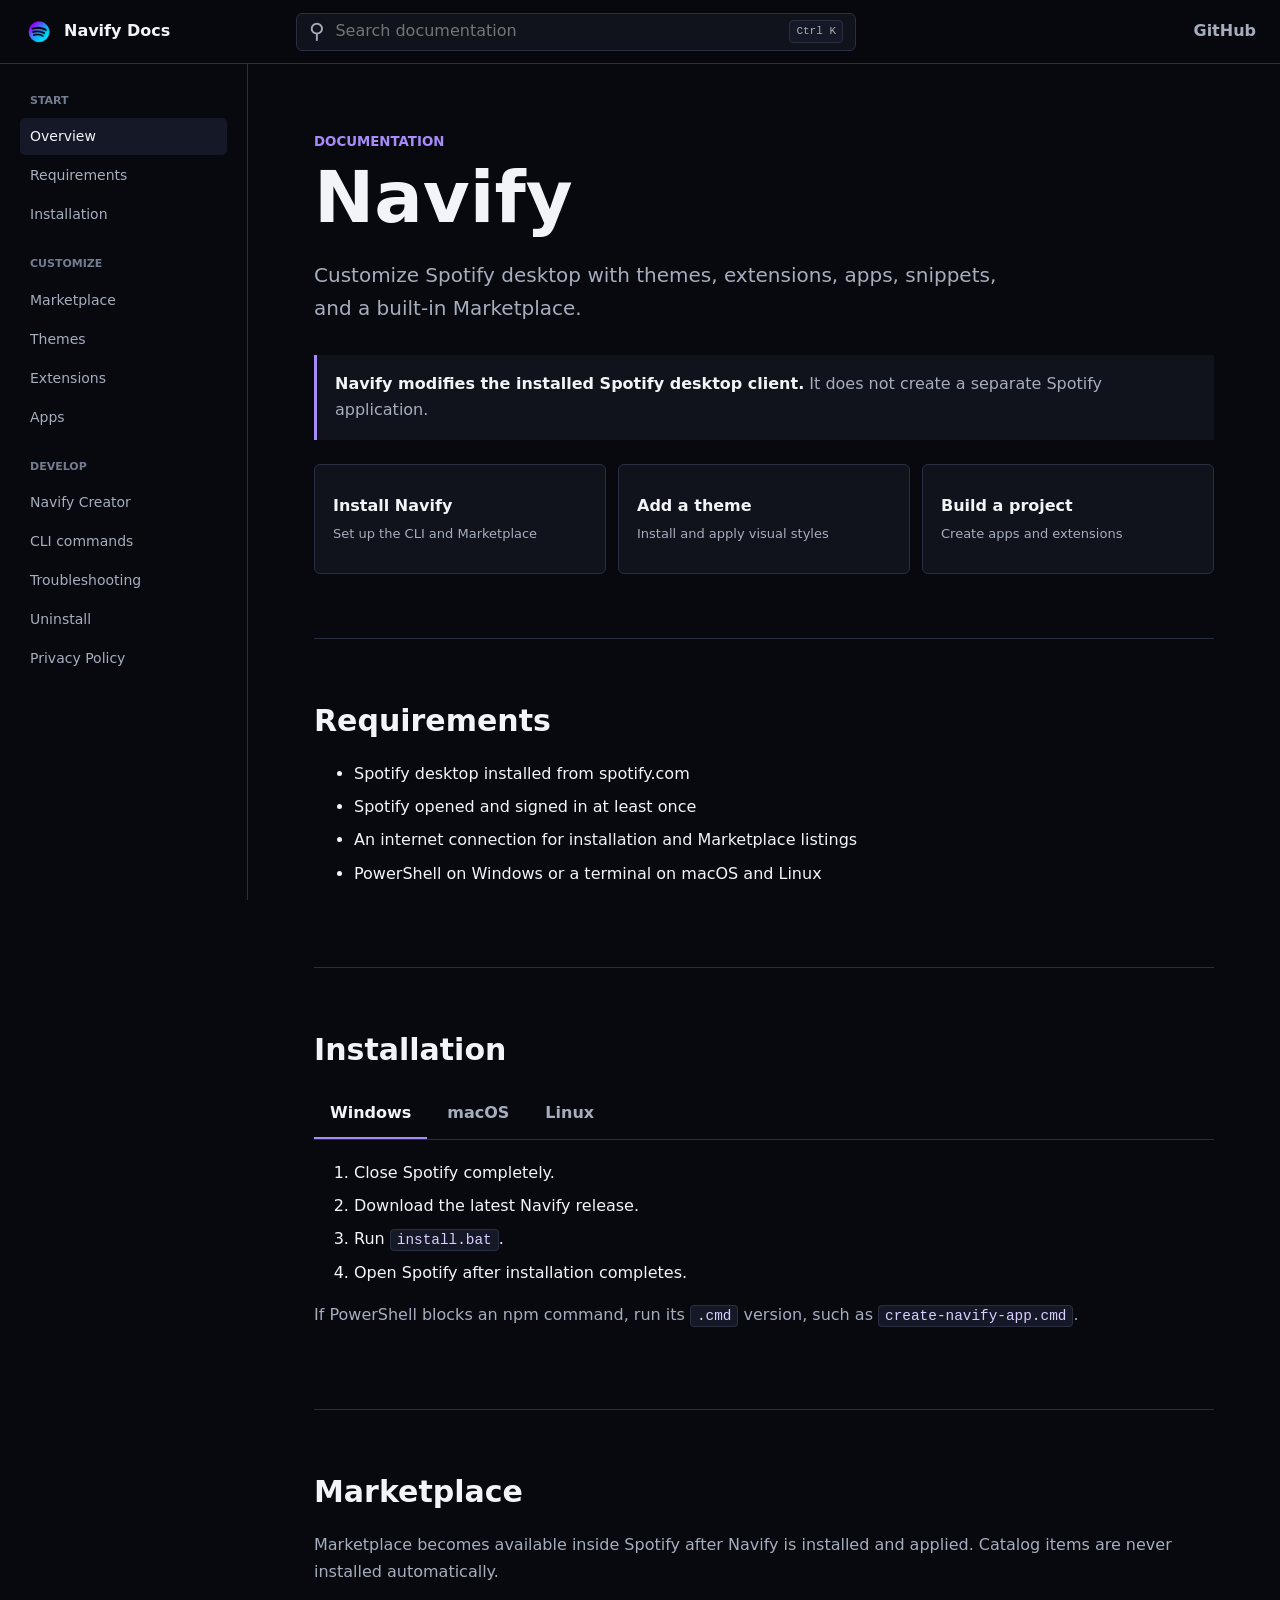
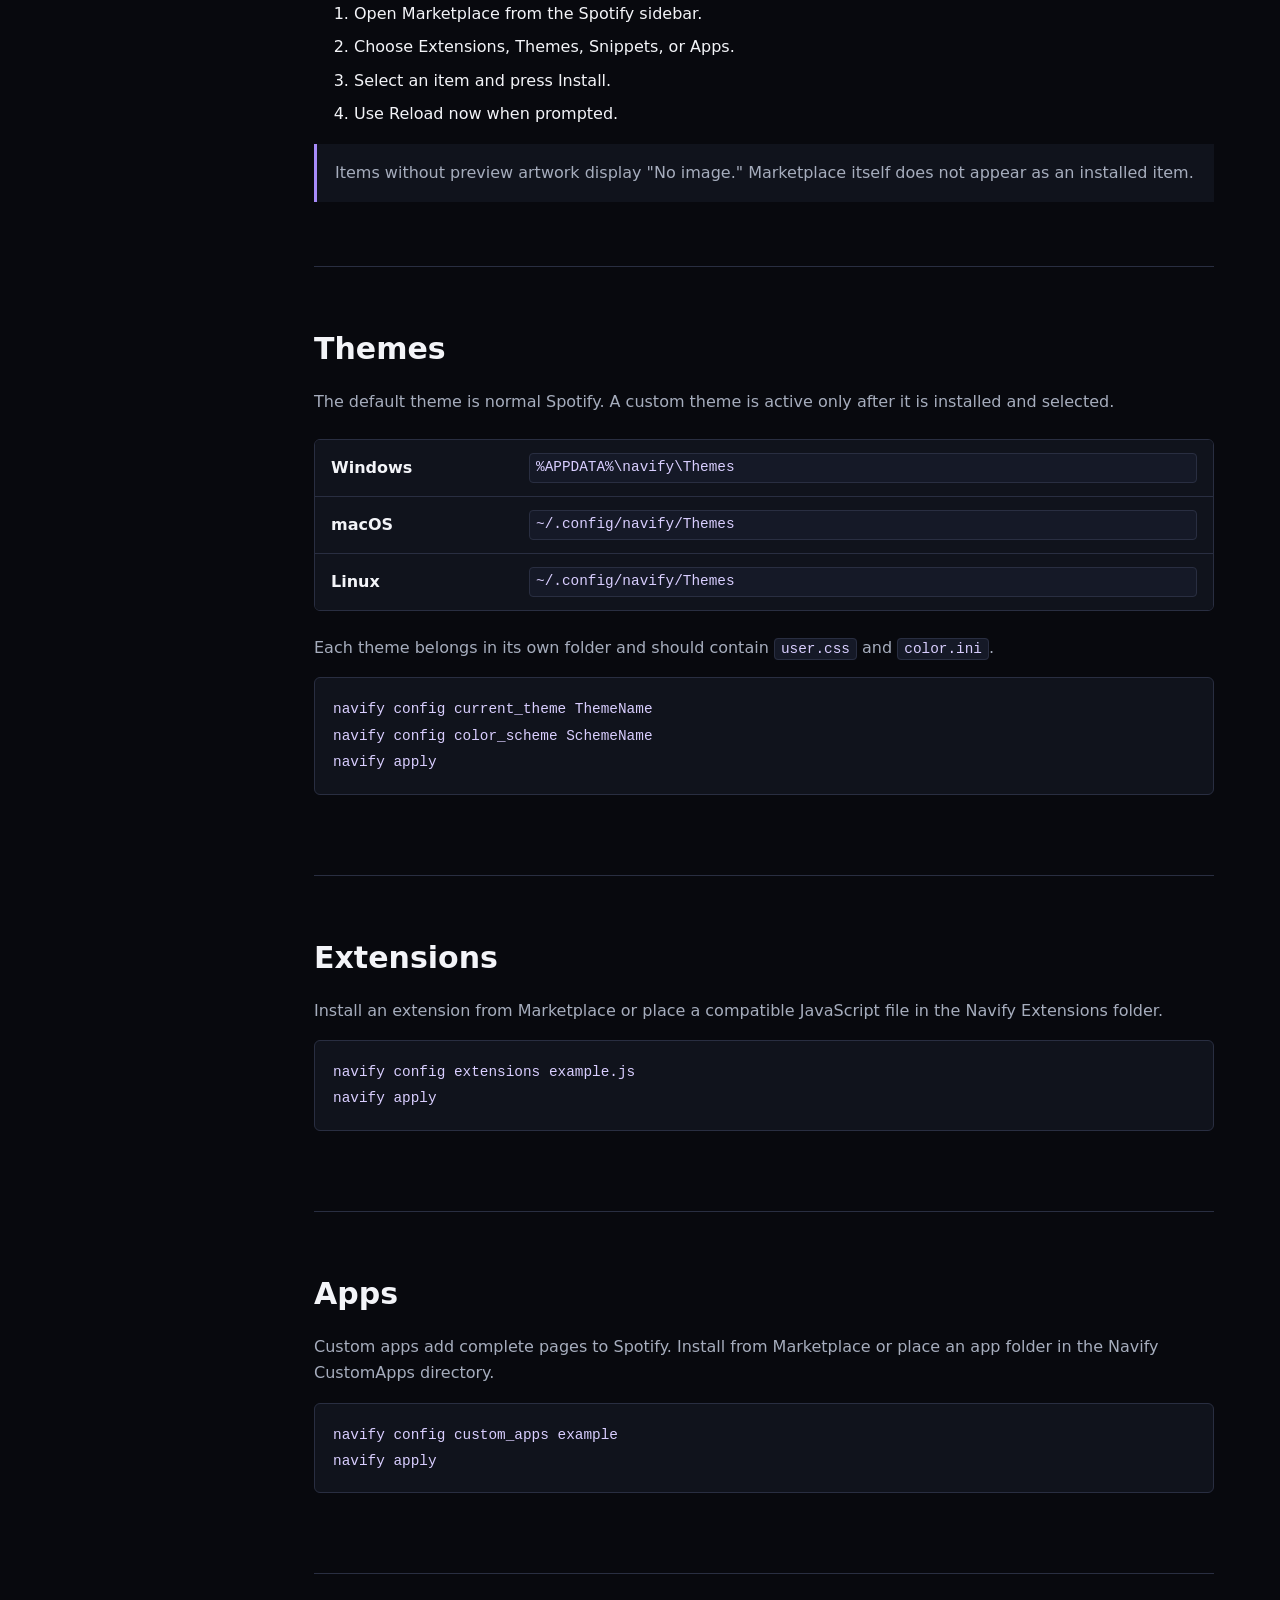
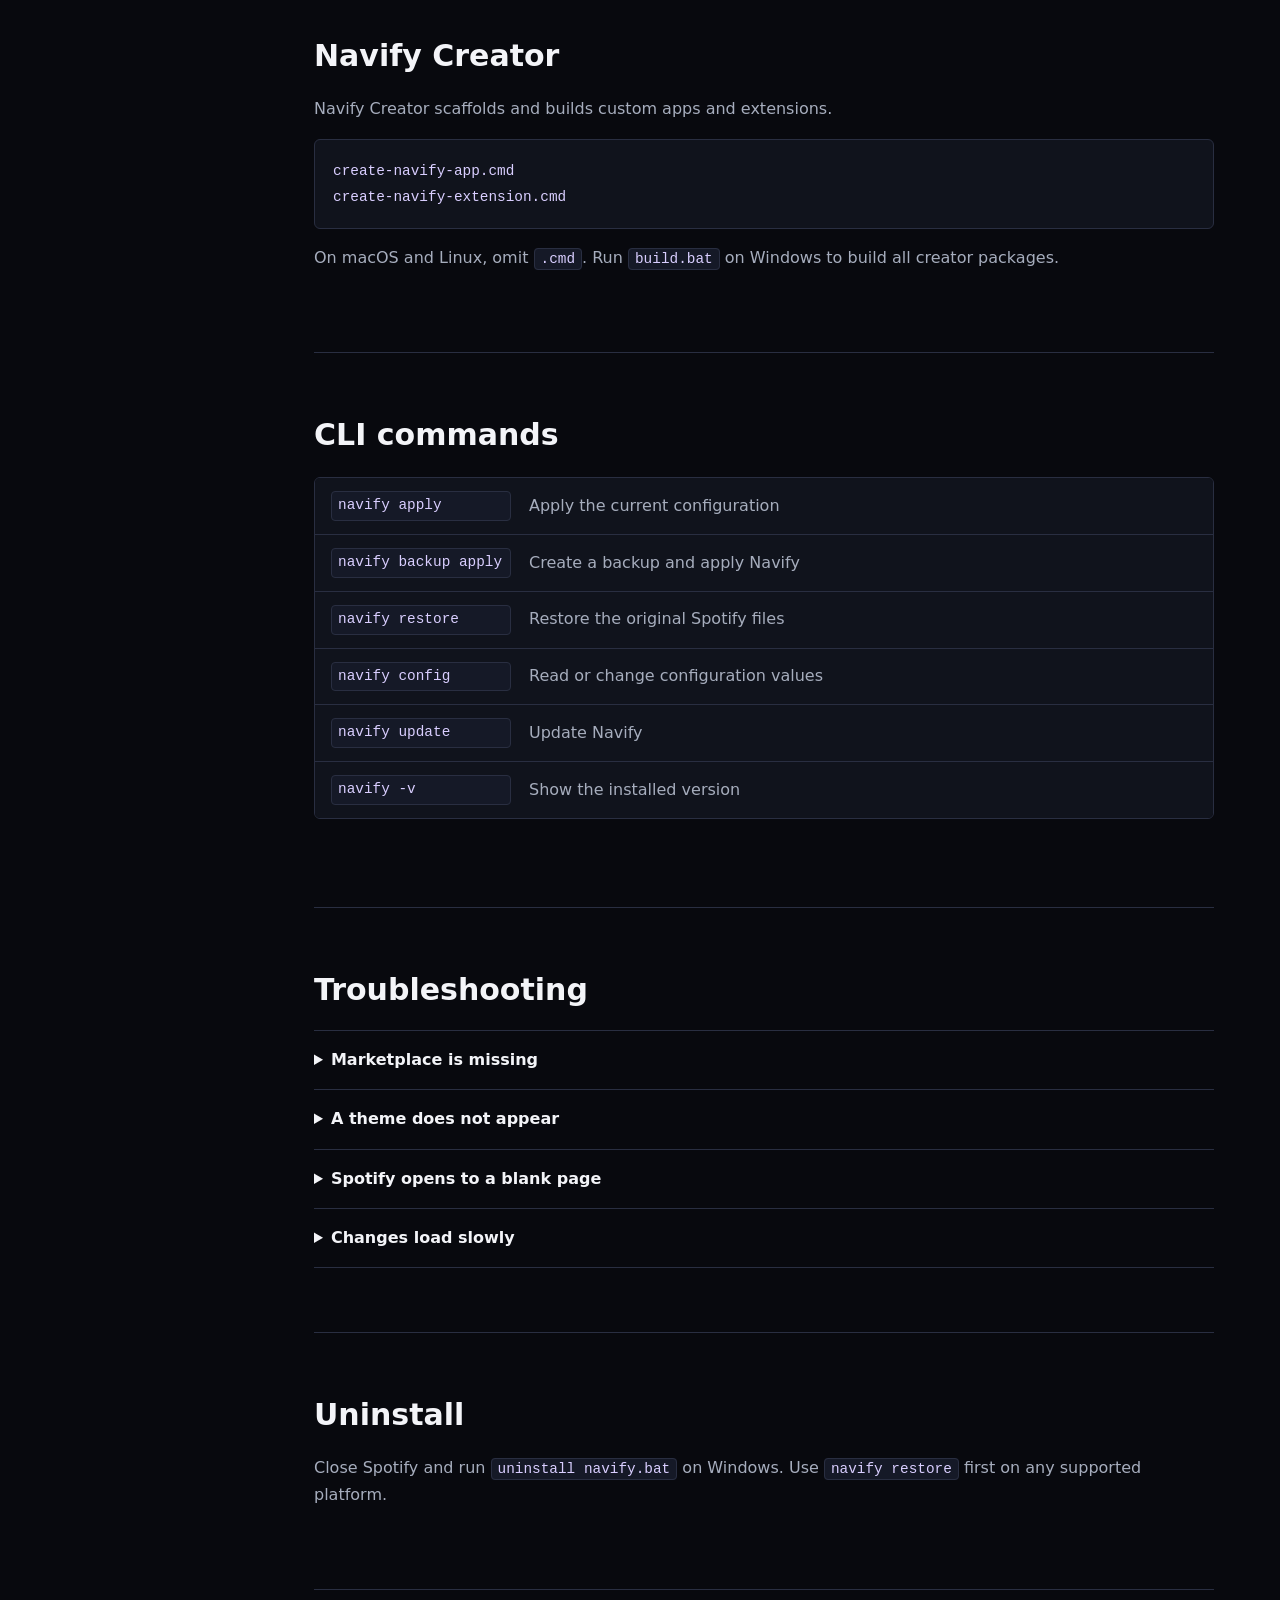
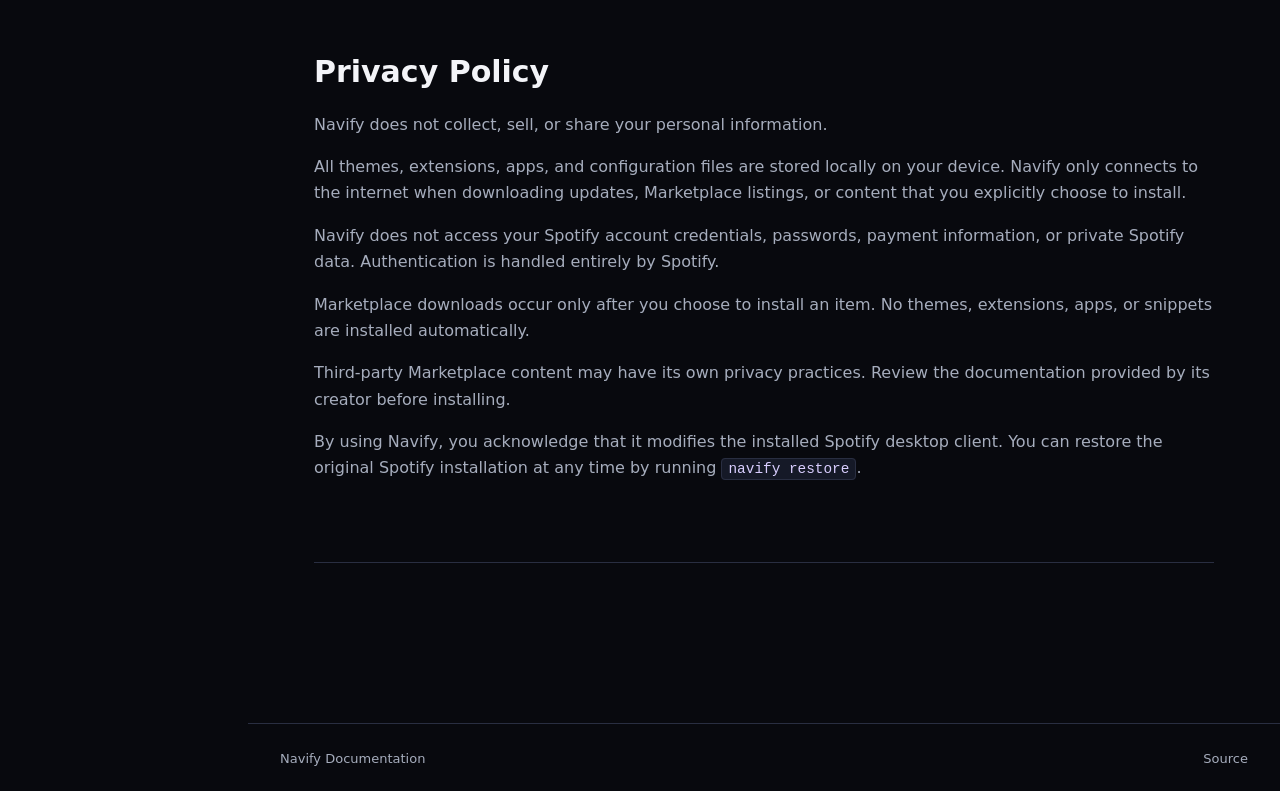
<file: site/index.html>
<!doctype html> <html lang="en"> <head> <meta charset="UTF-8"> <meta name="viewport" content="width=device-width, initial-scale=1"> <meta name="description" content="Official Navify documentation"> <meta name="theme-color" content="#08090e"> <title>Navify Docs</title> <link rel="icon" href="assets/logo.png"> <link rel="stylesheet" href="styles.css"> <script src="script.js" defer></script> </head> <body> <header> <button id="menu" aria-label="Open navigation" aria-expanded="false">&#9776;</button> <a class="brand" href="#overview"> <img src="assets/logo.png" alt="" width="30" height="30"> Navify Docs </a> <label class="search"> <span>&#9906;</span> <input id="search" type="search" placeholder="Search documentation"> <kbd>Ctrl K</kbd> </label> <a class="github" href="https://github.com/Navify/navify-cli">GitHub</a> </header> <aside> <nav> <b>Start</b> <a href="#overview">Overview</a> <a href="#requirements">Requirements</a> <a href="#installation">Installation</a> <b>Customize</b> <a href="#marketplace">Marketplace</a> <a href="#themes">Themes</a> <a href="#extensions">Extensions</a> <a href="#apps">Apps</a> <b>Develop</b> <a href="#creator">Navify Creator</a> <a href="#commands">CLI commands</a> <a href="#troubleshooting">Troubleshooting</a> <a href="#uninstall">Uninstall</a> <a href="#privacy">Privacy Policy</a> </nav> </aside> <main> <section id="overview" data-search="overview navify spotify customize introduction"> <small>DOCUMENTATION</small> <h1>Navify</h1> <p class="lead">Customize Spotify desktop with themes, extensions, apps, snippets, and a built-in Marketplace.</p> <div class="note"> <strong>Navify modifies the installed Spotify desktop client.</strong> It does not create a separate Spotify application. </div> <div class="quick"> <a href="#installation"> <strong>Install Navify</strong> <span>Set up the CLI and Marketplace</span> </a> <a href="#themes"> <strong>Add a theme</strong> <span>Install and apply visual styles</span> </a> <a href="#creator"> <strong>Build a project</strong> <span>Create apps and extensions</span> </a> </div> </section> <section id="requirements" data-search="requirements spotify desktop windows macos linux"> <h2>Requirements</h2> <ul> <li>Spotify desktop installed from spotify.com</li> <li>Spotify opened and signed in at least once</li> <li>An internet connection for installation and Marketplace listings</li> <li>PowerShell on Windows or a terminal on macOS and Linux</li> </ul> </section>
    <section id="installation" data-search="installation setup windows macos linux powershell">
      <h2>Installation</h2>
      <div class="tabs">
        <div class="tab-buttons">
          <button class="active" data-tab="windows">Windows</button>
          <button data-tab="macos">macOS</button>
          <button data-tab="linux">Linux</button>
        </div>
        <div class="panel active" data-panel="windows">
          <ol>
            <li>Close Spotify completely.</li>
            <li>Download the latest Navify release.</li>
            <li>Run <code>install.bat</code>.</li>
            <li>Open Spotify after installation completes.</li>
          </ol>
          <p>If PowerShell blocks an npm command, run its <code>.cmd</code> version, such as <code>create-navify-app.cmd</code>.</p>
        </div>
        <div class="panel" data-panel="macos">
          <ol>
            <li>Close Spotify completely.</li>
            <li>Open Terminal in the Navify folder.</li>
            <li>Run <code>chmod +x install.sh</code>.</li>
            <li>Run <code>./install.sh</code> and reopen Spotify.</li>
          </ol>
        </div>
        <div class="panel" data-panel="linux">
          <ol>
            <li>Close Spotify completely.</li>
            <li>Open a terminal in the Navify folder.</li>
            <li>Run <code>chmod +x install.sh</code>.</li>
            <li>Run <code>./install.sh</code> and reopen Spotify.</li>
          </ol>
        </div>
      </div>
    </section>
    <section id="marketplace" data-search="marketplace install themes snippets apps extensions reload">
      <h2>Marketplace</h2>
      <p>Marketplace becomes available inside Spotify after Navify is installed and applied. Catalog items are never installed automatically.</p>
      <ol>
        <li>Open Marketplace from the Spotify sidebar.</li>
        <li>Choose Extensions, Themes, Snippets, or Apps.</li>
        <li>Select an item and press Install.</li>
        <li>Use Reload now when prompted.</li>
      </ol>
      <div class="note">Items without preview artwork display "No image." Marketplace itself does not appear as an installed item.</div>
    </section>
    <section id="themes" data-search="themes folder path roaming config scheme apply default spotify">
      <h2>Themes</h2>
      <p>The default theme is normal Spotify. A custom theme is active only after it is installed and selected.</p>
      <div class="table">
        <div>
          <strong>Windows</strong>
          <code>%APPDATA%\navify\Themes</code>
        </div>
        <div>
          <strong>macOS</strong>
          <code>~/.config/navify/Themes</code>
        </div>
        <div>
          <strong>Linux</strong>
          <code>~/.config/navify/Themes</code>
        </div>
      </div>
      <p>Each theme belongs in its own folder and should contain <code>user.css</code> and <code>color.ini</code>.</p>
      <pre><code>navify config current_theme ThemeName
navify config color_scheme SchemeName
navify apply</code></pre>
    </section>
    <section id="extensions" data-search="extensions javascript install config">
      <h2>Extensions</h2>
      <p>Install an extension from Marketplace or place a compatible JavaScript file in the Navify Extensions folder.</p>
      <pre><code>navify config extensions example.js
navify apply</code></pre>
    </section>
    <section id="apps" data-search="custom apps applications install marketplace folder">
      <h2>Apps</h2>
      <p>Custom apps add complete pages to Spotify. Install from Marketplace or place an app folder in the Navify CustomApps directory.</p>
      <pre><code>navify config custom_apps example
navify apply</code></pre>
    </section>
    <section id="creator" data-search="creator create app extension build bat npm">
      <h2>Navify Creator</h2>
      <p>Navify Creator scaffolds and builds custom apps and extensions.</p>
      <pre><code>create-navify-app.cmd
create-navify-extension.cmd</code></pre>
      <p>On macOS and Linux, omit <code>.cmd</code>. Run <code>build.bat</code> on Windows to build all creator packages.</p>
    </section>
    <section id="commands" data-search="commands cli apply backup restore config update">
      <h2>CLI commands</h2>
      <div class="table">
        <div>
          <code>navify apply</code>
          <span>Apply the current configuration</span>
        </div>
        <div>
          <code>navify backup apply</code>
          <span>Create a backup and apply Navify</span>
        </div>
        <div>
          <code>navify restore</code>
          <span>Restore the original Spotify files</span>
        </div>
        <div>
          <code>navify config</code>
          <span>Read or change configuration values</span>
        </div>
        <div>
          <code>navify update</code>
          <span>Update Navify</span>
        </div>
        <div>
          <code>navify -v</code>
          <span>Show the installed version</span>
        </div>
      </div>
    </section>
    <section id="troubleshooting" data-search="troubleshooting fix missing blank slow theme reload">
      <h2>Troubleshooting</h2>
      <details>
        <summary>Marketplace is missing</summary>
        <p>Close Spotify, run <code>marketplace.bat</code>, choose Enable, and reopen Spotify after Navify applies.</p>
      </details>
      <details>
        <summary>A theme does not appear</summary>
        <p>Confirm it has its own folder containing <code>user.css</code> and <code>color.ini</code>, then reload Marketplace.</p>
      </details>
      <details>
        <summary>Spotify opens to a blank page</summary>
        <p>Run <code>navify restore</code>, update Spotify, open it once, close it, and install Navify again.</p>
      </details>
      <details>
        <summary>Changes load slowly</summary>
        <p>Disable unused apps, extensions, and animated themes, then apply Navify again.</p>
      </details>
    </section>
    <section id="uninstall" data-search="uninstall remove restore">
      <h2>Uninstall</h2>
      <p>Close Spotify and run <code>uninstall navify.bat</code> on Windows. Use <code>navify restore</code> first on any supported platform.</p>
    </section>
    <section id="privacy" data-search="privacy policy data telemetry analytics information collection">
      <h2>Privacy Policy</h2>
      <p>Navify does not collect, sell, or share your personal information.</p>
      <p>All themes, extensions, apps, and configuration files are stored locally on your device. Navify only connects to the internet when downloading updates, Marketplace listings, or content that you explicitly choose to install.</p>
      <p>Navify does not access your Spotify account credentials, passwords, payment information, or private Spotify data. Authentication is handled entirely by Spotify.</p>
      <p>Marketplace downloads occur only after you choose to install an item. No themes, extensions, apps, or snippets are installed automatically.</p>
      <p>Third-party Marketplace content may have its own privacy practices. Review the documentation provided by its creator before installing.</p>
      <p>By using Navify, you acknowledge that it modifies the installed Spotify desktop client. You can restore the original Spotify installation at any time by running <code>navify restore</code>.</p>
    </section>
    <div id="empty" hidden>
      <h2>No results</h2>
      <p>Try a different search term.</p>
    </div>
  </main>
  <footer>
    <span>Navify Documentation</span>
    <a href="https://github.com/Navify/docs">Source</a>
  </footer>
</body>
</html>
</file>
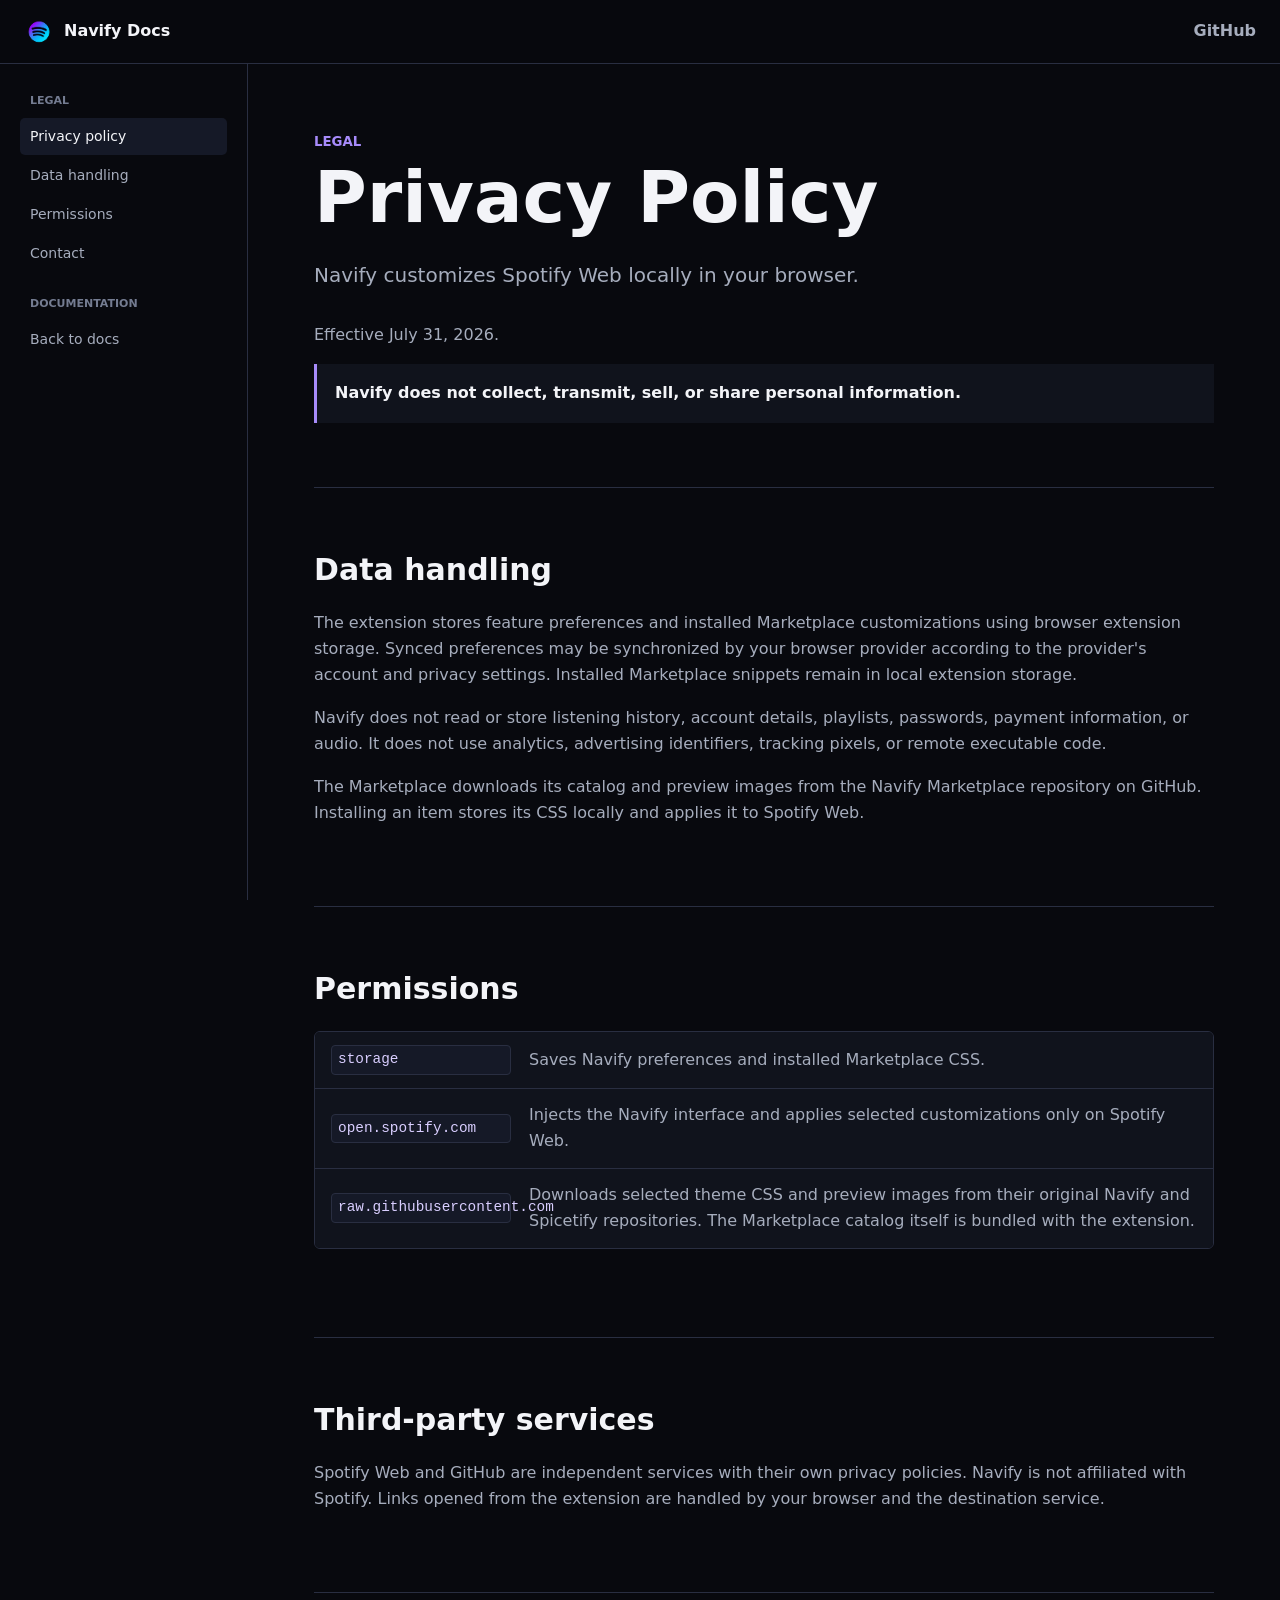
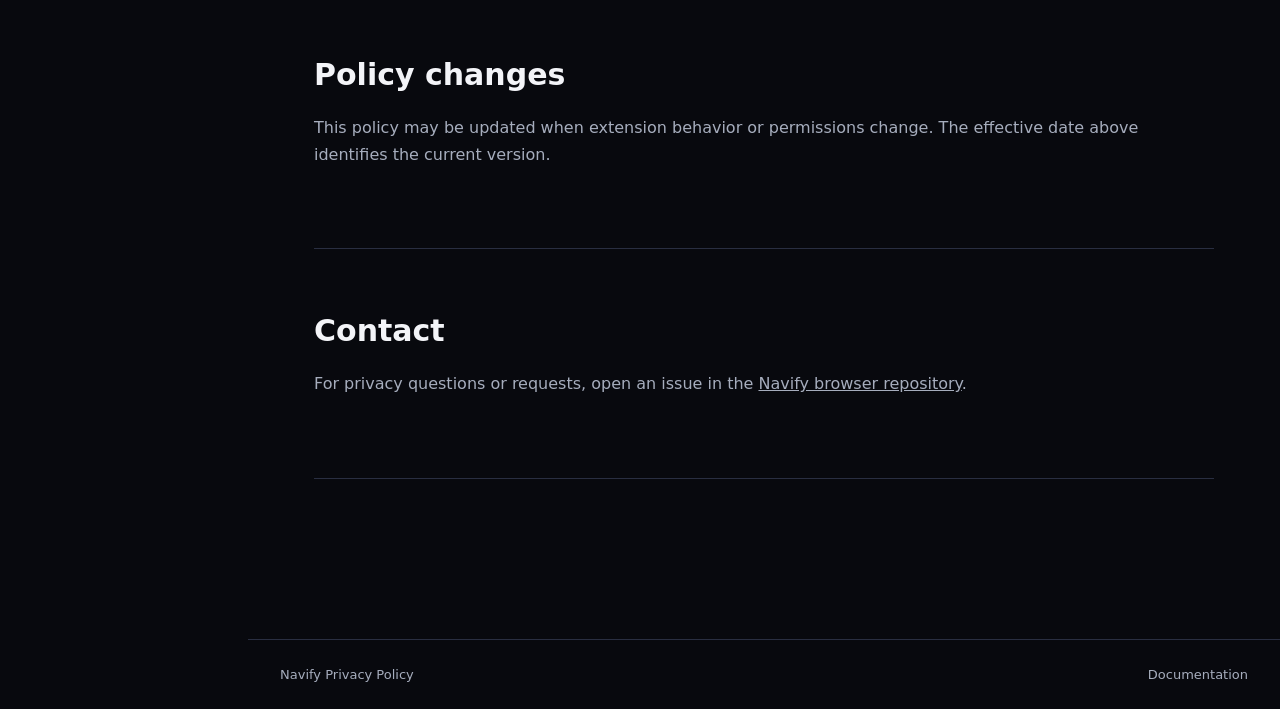
<file: site/privacy.html>
<!doctype html>
<html lang="en">
<head>
  <meta charset="UTF-8"><meta name="viewport" content="width=device-width, initial-scale=1">
  <meta name="description" content="Privacy policy for the Navify browser extension"><meta name="theme-color" content="#08090e">
  <title>Privacy Policy | Navify</title><link rel="icon" href="assets/logo.png"><link rel="stylesheet" href="styles.css">
</head>
<body>
  <header><a class="brand" href="index.html"><img src="assets/logo.png" alt="" width="30" height="30">Navify Docs</a><span></span><a class="github" href="https://github.com/Navify/navify-browser">GitHub</a></header>
  <aside><nav><b>Legal</b><a class="active" href="#policy">Privacy policy</a><a href="#data">Data handling</a><a href="#permissions">Permissions</a><a href="#contact">Contact</a><b>Documentation</b><a href="index.html">Back to docs</a></nav></aside>
  <main>
    <section id="policy"><small>LEGAL</small><h1>Privacy Policy</h1><p class="lead">Navify customizes Spotify Web locally in your browser.</p><p>Effective July 31, 2026.</p><div class="note"><strong>Navify does not collect, transmit, sell, or share personal information.</strong></div></section>
    <section id="data"><h2>Data handling</h2><p>The extension stores feature preferences and installed Marketplace customizations using browser extension storage. Synced preferences may be synchronized by your browser provider according to the provider's account and privacy settings. Installed Marketplace snippets remain in local extension storage.</p><p>Navify does not read or store listening history, account details, playlists, passwords, payment information, or audio. It does not use analytics, advertising identifiers, tracking pixels, or remote executable code.</p><p>The Marketplace downloads its catalog and preview images from the Navify Marketplace repository on GitHub. Installing an item stores its CSS locally and applies it to Spotify Web.</p></section>
    <section id="permissions"><h2>Permissions</h2><div class="table"><div><code>storage</code><span>Saves Navify preferences and installed Marketplace CSS.</span></div><div><code>open.spotify.com</code><span>Injects the Navify interface and applies selected customizations only on Spotify Web.</span></div><div><code>raw.githubusercontent.com</code><span>Downloads selected theme CSS and preview images from their original Navify and Spicetify repositories. The Marketplace catalog itself is bundled with the extension.</span></div></div></section>
    <section id="third-parties"><h2>Third-party services</h2><p>Spotify Web and GitHub are independent services with their own privacy policies. Navify is not affiliated with Spotify. Links opened from the extension are handled by your browser and the destination service.</p></section>
    <section id="changes"><h2>Policy changes</h2><p>This policy may be updated when extension behavior or permissions change. The effective date above identifies the current version.</p></section>
    <section id="contact"><h2>Contact</h2><p>For privacy questions or requests, open an issue in the <a href="https://github.com/Navify/navify-browser/issues">Navify browser repository</a>.</p></section>
  </main><footer><span>Navify Privacy Policy</span><a href="index.html">Documentation</a></footer>
</body>
</html>
</file>
<file: site/styles.css>
:root{color-scheme:dark;--bg:#08090e;--panel:#10131c;--soft:#151927;--border:#292e41;--text:#f3f4f8;--muted:#a6adbd;--violet:#a78bfa;--blue:#60a5fa;--top:64px;--side:248px;font-family:Inter,ui-sans-serif,system-ui,-apple-system,"Segoe UI",sans-serif}
*{box-sizing:border-box}html{scroll-behavior:smooth;scroll-padding-top:96px}body{margin:0;background:var(--bg);color:var(--text);font-size:16px;line-height:1.65}a{color:inherit}
header{position:fixed;inset:0 0 auto;z-index:20;height:var(--top);display:grid;grid-template-columns:var(--side) minmax(240px,560px) auto;align-items:center;gap:24px;padding:0 24px;border-bottom:1px solid var(--border);background:rgba(8,9,14,.96)}
.brand{display:flex;align-items:center;gap:10px;font-weight:750;text-decoration:none}.brand img{border-radius:50%}.search{height:38px;display:flex;align-items:center;gap:9px;padding:0 12px;border:1px solid var(--border);border-radius:6px;background:var(--panel)}.search:focus-within{border-color:var(--violet)}.search input{min-width:0;flex:1;border:0;outline:0;color:var(--text);background:transparent;font:inherit}.search span{color:var(--muted);font-size:21px}kbd{padding:1px 6px;border:1px solid var(--border);border-radius:4px;color:var(--muted);background:var(--soft);font-size:11px}.github{justify-self:end;color:var(--muted);text-decoration:none;font-weight:650}.github:hover{color:var(--text)}#menu{display:none;width:38px;height:38px;border:1px solid var(--border);border-radius:6px;color:var(--text);background:var(--panel)}
aside{position:fixed;inset:var(--top) auto 0 0;width:var(--side);overflow-y:auto;padding:28px 20px;border-right:1px solid var(--border);background:var(--bg)}nav{display:grid;gap:2px}nav b{margin:20px 10px 6px;color:#747c91;font-size:11px;text-transform:uppercase}nav b:first-child{margin-top:0}nav a{padding:7px 10px;border-radius:5px;color:var(--muted);text-decoration:none;font-size:14px}nav a:hover,nav a.active{color:var(--text);background:var(--soft)}
main{width:min(900px,calc(100% - var(--side) - 48px));margin-left:max(calc(var(--side) + 24px),calc((100% + var(--side) - 900px)/2));padding:128px 0 96px}section{padding-bottom:64px;border-bottom:1px solid var(--border);margin-bottom:64px}section[hidden]{display:none}h1,h2{line-height:1.2;letter-spacing:0}h1{margin:0 0 18px;font-size:clamp(44px,7vw,72px)}h2{margin:0 0 22px;font-size:30px}p{color:var(--muted)}small{color:var(--violet);font-weight:750}.lead{max-width:720px;margin:8px 0 30px;font-size:20px}.note{padding:16px 18px;border-left:3px solid var(--violet);background:var(--panel);color:var(--muted)}.note strong{color:var(--text)}
.quick{display:grid;grid-template-columns:repeat(3,minmax(0,1fr));gap:12px;margin-top:24px}.quick a{min-height:110px;display:flex;flex-direction:column;justify-content:center;padding:18px;border:1px solid var(--border);border-radius:6px;background:var(--panel);text-decoration:none}.quick a:hover{border-color:var(--violet)}.quick span{margin-top:4px;color:var(--muted);font-size:13px}li{margin:7px 0}
.tab-buttons{display:flex;gap:4px;margin-bottom:20px;border-bottom:1px solid var(--border)}.tab-buttons button{padding:10px 16px;border:0;border-bottom:2px solid transparent;color:var(--muted);background:transparent;font:inherit;font-weight:650;cursor:pointer}.tab-buttons button.active{border-color:var(--violet);color:var(--text)}.panel{display:none}.panel.active{display:block}
code{padding:2px 6px;border:1px solid var(--border);border-radius:4px;color:#d9ceff;background:var(--soft);font-family:"Cascadia Code","SFMono-Regular",Consolas,monospace;font-size:.9em}pre{overflow-x:auto;padding:18px;border:1px solid var(--border);border-radius:6px;background:var(--panel)}pre code{padding:0;border:0;background:transparent}.table{display:grid;margin:24px 0;border:1px solid var(--border);border-radius:6px;overflow:hidden}.table div{display:grid;grid-template-columns:180px minmax(0,1fr);gap:18px;align-items:center;padding:13px 16px;background:var(--panel)}.table div+div{border-top:1px solid var(--border)}.table span{color:var(--muted)}details{border-top:1px solid var(--border)}details:last-of-type{border-bottom:1px solid var(--border)}summary{padding:16px 0;cursor:pointer;font-weight:650}details p{margin:0 0 18px}footer{display:flex;justify-content:space-between;margin-left:var(--side);padding:24px 32px;border-top:1px solid var(--border);color:var(--muted);font-size:13px}footer a{text-decoration:none}
@media(max-width:760px){header{grid-template-columns:auto 1fr;gap:12px;padding:0 14px}.brand,.github,.search kbd{display:none}#menu{display:block}.search{grid-column:2}aside{z-index:15;width:min(82vw,300px);transform:translateX(-100%);transition:transform .2s;box-shadow:12px 0 30px rgba(0,0,0,.35)}aside.open{transform:translateX(0)}main{width:min(100% - 30px,900px);margin:0 auto;padding-top:104px}.quick{grid-template-columns:1fr}.table div{grid-template-columns:1fr;gap:6px}footer{margin-left:0}}
</file>
